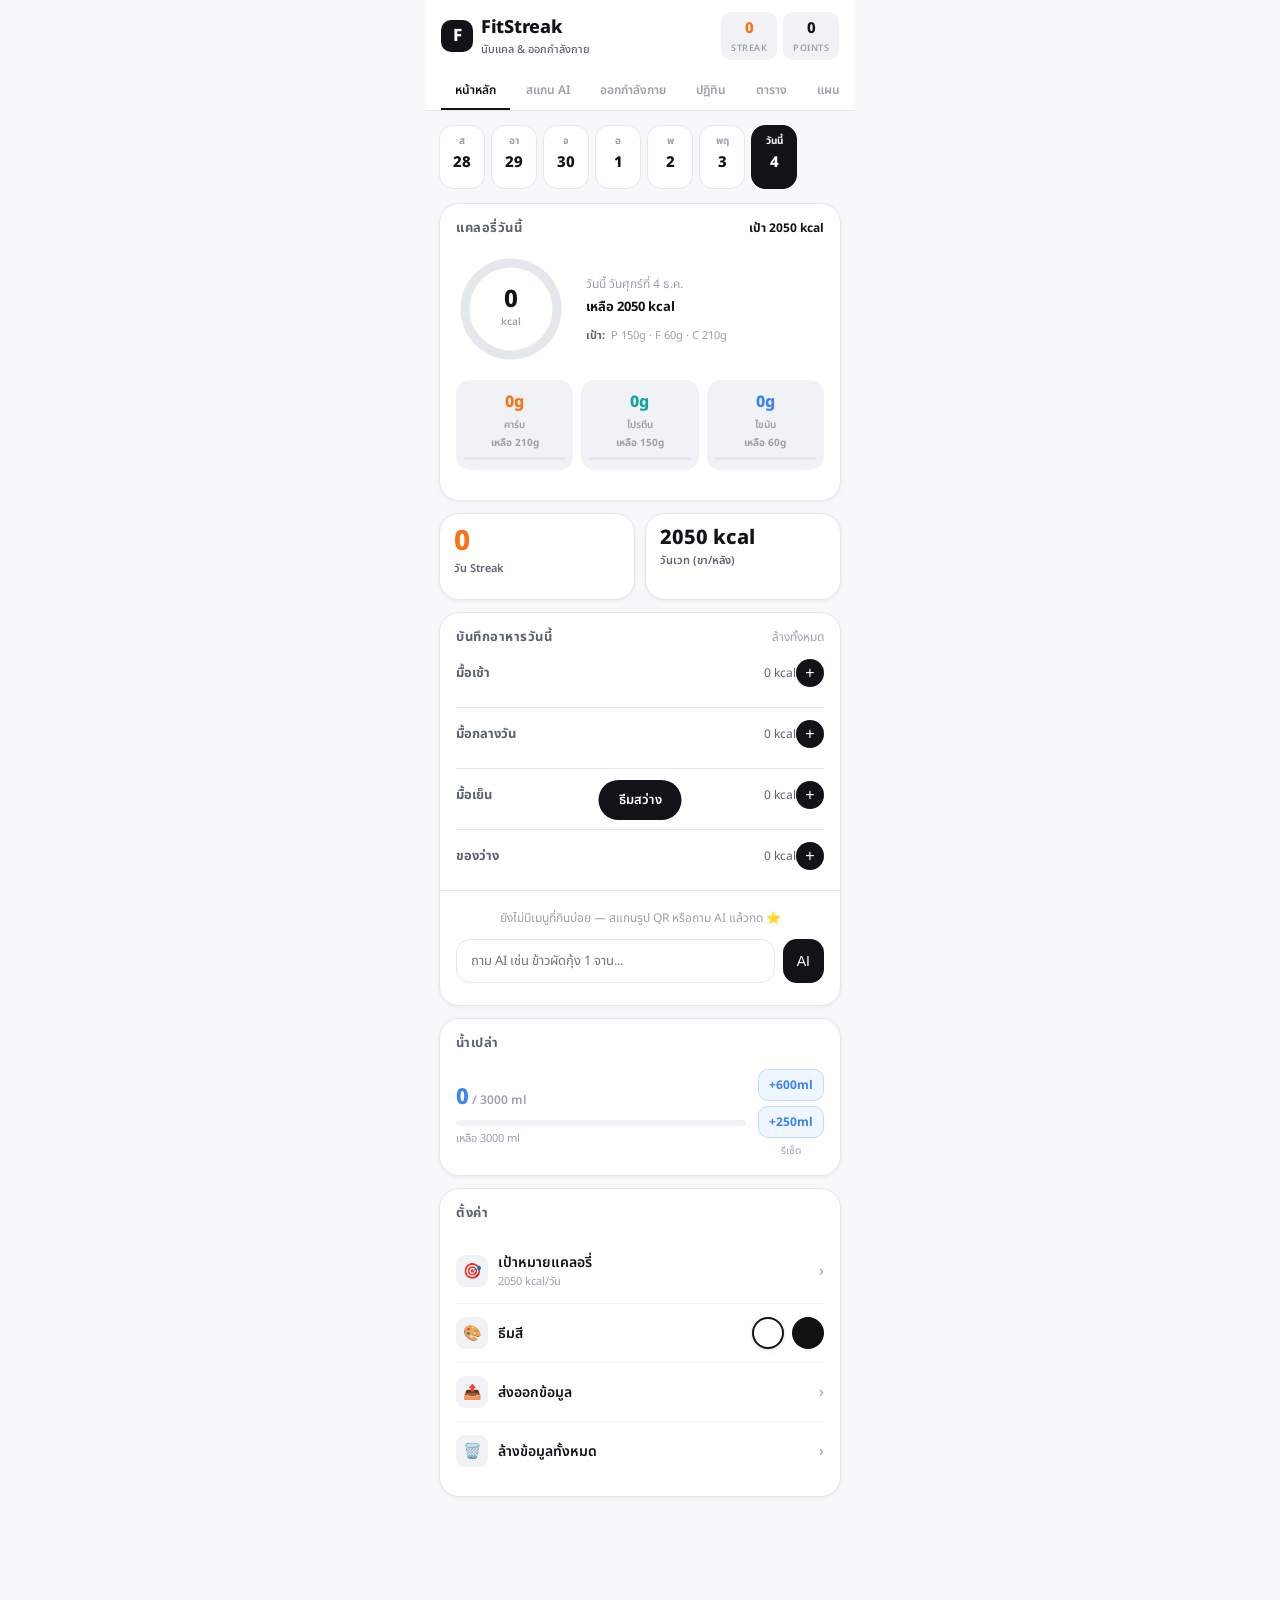
<file: index.html>
<!DOCTYPE html>
<html lang="th">
<head>
<meta charset="UTF-8">
<meta name="viewport" content="width=device-width, initial-scale=1.0, maximum-scale=1.0, user-scalable=no">
<title>FitStreak — นับแคล + ออกกำลังกาย</title>
<link href="https://fonts.googleapis.com/css2?family=Noto+Sans+Thai:wght@300;400;500;600;700;800&family=Sarabun:wght@300;400;500;600;700&display=swap" rel="stylesheet">
<link rel="stylesheet" href="css/app.css">
</head>
<body>

<!-- CELEBRATION -->
<div class="celebration" id="celebration">
  <div class="celeb-em" id="celebEm"></div>
  <div class="celeb-ttl">เยี่ยมมาก!</div>
  <div class="celeb-pts" id="celebPts"></div>
  <div class="celeb-str" id="celebStr"></div>
</div>

<!-- TIMER OVERLAY -->
<div class="t-overlay" id="timerOverlay">
  <div class="t-card">
    <div class="t-badge" id="tBadge">พักระหว่างเซต</div>
    <div class="t-ring">
      <svg viewBox="0 0 200 200" width="200" height="200">
        <circle class="tr-bg" cx="100" cy="100" r="88"/>
        <circle class="tr-fg" id="tCircle" cx="100" cy="100" r="88" stroke-dasharray="553" stroke-dashoffset="0"/>
      </svg>
      <div class="t-inner">
        <div class="t-label">เวลาพัก</div>
        <div class="t-big" id="tBig">1:00</div>
      </div>
    </div>
    <div class="t-sub" id="tSub"></div>
    <div class="t-actions">
      <button class="t-stop" onclick="stopTimer()">หยุด</button>
      <button class="t-skip" onclick="skipTimer()">ข้ามได้เลย</button>
    </div>
  </div>
</div>

<!-- PHOTO MODAL -->
<div class="modal-overlay" id="photoModal">
  <div class="modal-sheet">
    <div class="modal-handle"></div>
    <div class="modal-title">สแกนรูปอาหาร</div>
    <div class="upload-area" onclick="document.getElementById('fileInput').click()">
      <div style="font-size:36px">🍽️</div>
      <div class="ua-title">แตะเพื่อเลือกรูป</div>
      <div class="ua-sub">รองรับ JPG, PNG, WEBP</div>
    </div>
    <input type="file" id="fileInput" accept="image/*" style="display:none" onchange="handlePhotoUpload(this)">
    <img id="previewImg" class="preview-img">
    <div id="scanLoading" style="display:none"><div class="spinner"></div><div class="loading-txt">AI กำลังวิเคราะห์...</div></div>
    <div class="ai-result" id="photoAiResult">
      <div class="ai-badge">AI วิเคราะห์</div>
      <div class="ai-food-name" id="photoFoodName"></div>
      <div id="photoNutrition"></div>
    </div>
    <button class="btn btn-primary btn-block" id="analyzePhotoBtn" style="display:none;margin-top:10px" onclick="analyzePhoto()">วิเคราะห์โภชนาการ</button>
    <div id="photoActionBtns" style="display:none;margin-top:8px;display:none">
      <button class="btn btn-teal btn-block" style="margin-bottom:6px" onclick="addPhotoToLog()">+ เพิ่มในบันทึกวันนี้</button>
      <button class="btn btn-outline btn-block" onclick="addPhotoToFav()">⭐ เพิ่มในเมนูที่กินบ่อย</button>
    </div>
    <button class="modal-cancel" onclick="closeModal('photoModal')">ยกเลิก</button>
  </div>
</div>

<!-- QR MODAL -->
<div class="modal-overlay" id="qrModal">
  <div class="modal-sheet">
    <div class="modal-handle"></div>
    <div class="modal-title">สแกน QR / Barcode</div>
    <div class="qr-area">
      <div class="qr-frame">
        <div class="qr-corner tl"></div><div class="qr-corner tr"></div>
        <div class="qr-corner bl"></div><div class="qr-corner br"></div>
        <div class="qr-line"></div>
      </div>
    </div>
    <div style="display:flex;gap:8px;margin-bottom:12px">
      <div class="upload-area" style="flex:1;padding:12px" onclick="document.getElementById('qrInput').click()">
        <div style="font-size:22px">📷</div><div style="font-size:12px;font-weight:700;margin-top:4px">อัปโหลดรูป</div>
      </div>
      <div class="upload-area" style="flex:1;padding:12px" onclick="simulateQR()">
        <div style="font-size:22px">🎯</div><div style="font-size:12px;font-weight:700;margin-top:4px">ทดสอบสแกน</div>
      </div>
    </div>
    <input type="file" id="qrInput" accept="image/*" style="display:none" onchange="handleQRUpload(this)">
    <div id="qrLoading" style="display:none"><div class="spinner"></div><div class="loading-txt">กำลังอ่าน...</div></div>
    <div class="ai-result" id="qrAiResult">
      <div class="ai-badge">สินค้า</div>
      <div class="ai-food-name" id="qrProductName"></div>
      <div id="qrNutrition"></div>
    </div>
    <div id="qrActionBtns" style="display:none;margin-top:10px">
      <button class="btn btn-teal btn-block" style="margin-bottom:6px" onclick="addQRToLog()">+ เพิ่มในบันทึกวันนี้</button>
      <button class="btn btn-outline btn-block" onclick="addQRToFav()">⭐ เพิ่มในเมนูที่กินบ่อย</button>
    </div>
    <button class="modal-cancel" onclick="closeModal('qrModal')">ยกเลิก</button>
  </div>
</div>

<!-- ADD FOOD MODAL -->
<div class="modal-overlay" id="addFoodModal">
  <div class="modal-sheet">
    <div class="modal-handle"></div>
    <div class="modal-title" id="addFoodTitle">เพิ่มอาหาร</div>
    <div class="search-row">
      <input class="search-input" type="text" id="addFoodQ" placeholder="ค้นหาอาหาร..." oninput="renderAddFoodResults(this.value)">
    </div>
    <div id="addFoodResults"></div>
    <button class="modal-cancel" onclick="closeModal('addFoodModal')">ยกเลิก</button>
  </div>
</div>

<div class="app" id="app">
  <!-- HEADER -->
  <div class="header">
    <div class="header-row">
      <div class="brand">
        <div class="brand-dot">F</div>
        <div>
          <div class="brand-name">FitStreak</div>
          <div class="brand-sub">นับแคล & ออกกำลังกาย</div>
        </div>
      </div>
      <div class="header-stats">
        <div class="hstat">
          <div class="hstat-val" id="hStreak" style="color:var(--orange)">0</div>
          <div class="hstat-lbl">STREAK</div>
        </div>
        <div class="hstat">
          <div class="hstat-val" id="hPoints">0</div>
          <div class="hstat-lbl">POINTS</div>
        </div>
      </div>
    </div>
    <div class="tab-nav">
      <button class="tab-btn active" onclick="switchTab('home',this)">หน้าหลัก</button>
      <button class="tab-btn" onclick="switchTab('scan',this)">สแกน AI</button>
      <button class="tab-btn" onclick="switchTab('workout',this)">ออกกำลังกาย</button>
      <button class="tab-btn" onclick="switchTab('calendar',this)">ปฏิทิน</button>
      <button class="tab-btn" onclick="switchTab('schedule',this)">ตาราง</button>
      <button class="tab-btn" onclick="switchTab('planner',this)">แผนมื้อ</button>
      <button class="tab-btn" onclick="switchTab('coach',this)">AI Coach</button>
      <button class="tab-btn" onclick="switchTab('stats',this)">สถิติ</button>
    </div>
  </div>

  <!-- HOME PAGE -->
  <div class="page active" id="page-home">
    <div class="date-strip" id="dateStrip"></div>

    <!-- ── แคลอรี่วันนี้ ── -->
    <div class="card">
      <div class="card-header">
        <span class="card-title">แคลอรี่วันนี้</span>
        <span class="card-action" id="goalDisplay" onclick="editCalGoal()" style="cursor:pointer">เป้า — kcal</span>
      </div>
      <div class="ring-wrap">
        <div class="ring-svg-wrap">
          <svg viewBox="0 0 110 110" width="110" height="110">
            <circle cx="55" cy="55" r="46" fill="none" stroke="var(--border)" stroke-width="9"/>
            <circle id="ringFg" cx="55" cy="55" r="46" fill="none" stroke="var(--accent)" stroke-width="9" stroke-linecap="round" stroke-dasharray="289" stroke-dashoffset="289" style="transition:stroke-dashoffset .8s"/>
          </svg>
          <div class="ring-center">
            <div class="ring-kcal" id="ringKcal">0</div>
            <div class="ring-unit">kcal</div>
          </div>
        </div>
        <div class="ring-info">
          <div style="font-size:12px;color:var(--text-3);margin-bottom:4px" id="todayDate"></div>
          <div class="ring-remain" id="ringRemain" style="color:var(--accent)">—</div>
          <div style="display:flex;gap:6px;margin-top:10px;flex-wrap:wrap">
            <div style="font-size:11px;font-weight:700;color:var(--text-2)">เป้า:</div>
            <div id="goalNutrLabel" style="font-size:11px;color:var(--text-3)">—</div>
          </div>
        </div>
      </div>
      <!-- Macro pills — แสดงที่กิน + เหลือ/ขาด -->
      <div class="macro-row" style="padding:0 16px 16px">
        <div class="macro-pill">
          <div class="macro-val" id="mCarb" style="color:var(--orange)">0g</div>
          <div class="macro-lbl">คาร์บ</div>
          <div class="macro-rem" id="mCarbRem" style="color:var(--text-3)">เหลือ —</div>
          <div class="macro-bar"><div class="macro-fill" id="carbBar" style="width:0%;background:var(--orange)"></div></div>
        </div>
        <div class="macro-pill">
          <div class="macro-val" id="mProt" style="color:var(--teal)">0g</div>
          <div class="macro-lbl">โปรตีน</div>
          <div class="macro-rem" id="mProtRem" style="color:var(--text-3)">เหลือ —</div>
          <div class="macro-bar"><div class="macro-fill" id="protBar" style="width:0%;background:var(--teal)"></div></div>
        </div>
        <div class="macro-pill">
          <div class="macro-val" id="mFat" style="color:var(--blue)">0g</div>
          <div class="macro-lbl">ไขมัน</div>
          <div class="macro-rem" id="mFatRem" style="color:var(--text-3)">เหลือ —</div>
          <div class="macro-bar"><div class="macro-fill" id="fatBar" style="width:0%;background:var(--blue)"></div></div>
        </div>
      </div>
    </div>

    <!-- ── Streak ── -->
    <div class="stats-2">
      <div class="stat-card" id="streakCard"></div>
      <div class="stat-card">
        <div class="stat-num" style="font-size:20px;color:var(--accent)" id="goalTodayNum">—</div>
        <div class="stat-lbl" id="goalTodayLbl">เป้าวันนี้</div>
      </div>
    </div>

    <!-- ── บันทึกอาหารวันนี้ (single source of truth) ── -->
    <div class="card">
      <div class="card-header">
        <span class="card-title">บันทึกอาหารวันนี้</span>
        <button style="font-size:12px;color:var(--text-3);background:none;border:none;cursor:pointer;font-family:inherit" onclick="clearFoodLog()">ล้างทั้งหมด</button>
      </div>

      <!-- มื้อเช้า -->
      <div class="meal-section">
        <div class="meal-head">
          <span class="meal-label">มื้อเช้า</span>
          <span class="meal-kcal" id="bfKcal">0 kcal</span>
          <button class="meal-add" onclick="openAddFoodMeal('breakfast')">+</button>
        </div>
        <div id="bfItems"></div>
      </div>
      <!-- มื้อกลางวัน -->
      <div class="meal-section">
        <div class="meal-head" style="border-top:1px solid var(--border)">
          <span class="meal-label">มื้อกลางวัน</span>
          <span class="meal-kcal" id="luKcal">0 kcal</span>
          <button class="meal-add" onclick="openAddFoodMeal('lunch')">+</button>
        </div>
        <div id="luItems"></div>
      </div>
      <!-- มื้อเย็น -->
      <div class="meal-section">
        <div class="meal-head" style="border-top:1px solid var(--border)">
          <span class="meal-label">มื้อเย็น</span>
          <span class="meal-kcal" id="diKcal">0 kcal</span>
          <button class="meal-add" onclick="openAddFoodMeal('dinner')">+</button>
        </div>
        <div id="diItems"></div>
      </div>
      <!-- ของว่าง -->
      <div class="meal-section">
        <div class="meal-head" style="border-top:1px solid var(--border)">
          <span class="meal-label">ของว่าง</span>
          <span class="meal-kcal" id="snKcal">0 kcal</span>
          <button class="meal-add" onclick="openAddFoodMeal('snack')">+</button>
        </div>
        <div id="snItems"></div>
      </div>

      <!-- เมนูที่กินบ่อย + ถาม AI -->
      <div style="padding:10px 16px 14px;border-top:1px solid var(--border)">
        <div id="favMealsSection" style="margin-bottom:10px"></div>
        <div class="search-row" style="margin:0">
          <input class="search-input" type="text" id="nutrInput" placeholder="ถาม AI เช่น ข้าวผัดกุ้ง 1 จาน..." onkeydown="if(event.key==='Enter')askNutrition()">
          <button class="search-btn" id="nutrAskBtn" onclick="askNutrition()">AI</button>
        </div>
        <div id="nutrResult" style="margin-top:8px"></div>
      </div>
    </div>

    <!-- ── น้ำเปล่า ── -->
    <div class="card">
      <div class="card-header"><span class="card-title">น้ำเปล่า</span></div>
      <div class="card-body">
        <div class="water-row">
          <div class="water-info">
            <div id="homeWaterNum" style="font-size:22px;font-weight:800;color:var(--blue)">0 <span style="font-size:12px;color:var(--text-3);font-weight:600">/ 3000 ml</span></div>
            <div class="water-bar-wrap" style="margin-top:6px"><div class="water-bar-fill" id="homeWaterBar" style="width:0%"></div></div>
            <div id="homeWaterSub" style="font-size:11px;color:var(--text-3);margin-top:4px">เหลือ 3000 ml</div>
          </div>
          <div class="water-btns">
            <button class="water-btn" onclick="addWater(600)">+600ml</button>
            <button class="water-btn" onclick="addWater(250)">+250ml</button>
            <button class="water-reset" onclick="resetWater()">รีเซ็ต</button>
          </div>
        </div>
      </div>
    </div>

    <!-- ── ตั้งค่า ── -->
    <div class="card">
      <div class="card-header"><span class="card-title">ตั้งค่า</span></div>
      <div class="card-body">
        <div class="setting-row" onclick="editCalGoal()">
          <div class="sr-left"><div class="sr-icon" style="font-size:15px">🎯</div><div><div class="sr-text">เป้าหมายแคลอรี่</div><div style="font-size:11px;color:var(--text-3)" id="goalSub">— kcal/วัน</div></div></div>
          <span class="sr-right">›</span>
        </div>
        <div class="setting-row">
          <div class="sr-left"><div class="sr-icon" style="font-size:15px">🎨</div><div class="sr-text">ธีมสี</div></div>
          <div style="display:flex;gap:8px;align-items:center">
            <button id="themeLightBtn" onclick="setTheme('light')"
              style="width:32px;height:32px;border-radius:50%;background:#fff;border:2.5px solid var(--text);cursor:pointer;transition:all .15s;box-shadow:0 1px 4px rgba(0,0,0,.15)"></button>
            <button id="themeDarkBtn" onclick="setTheme('dark')"
              style="width:32px;height:32px;border-radius:50%;background:#111;border:2.5px solid transparent;cursor:pointer;transition:all .15s"></button>
          </div>
        </div>
        <div class="setting-row" onclick="exportData()">
          <div class="sr-left"><div class="sr-icon" style="font-size:15px">📤</div><div class="sr-text">ส่งออกข้อมูล</div></div>
          <span class="sr-right">›</span>
        </div>
        <div class="setting-row" onclick="clearAllData()">
          <div class="sr-left"><div class="sr-icon" style="font-size:15px">🗑️</div><div class="sr-text">ล้างข้อมูลทั้งหมด</div></div>
          <span class="sr-right">›</span>
        </div>
      </div>
    </div>
  </div>

  <!-- SCAN PAGE -->
  <div class="page" id="page-scan">
    <div class="apikey-card" id="scanApiCard"></div>
    <div class="scan-grid">
      <div class="scan-card" onclick="openPhotoModal()">
        <div class="sc-icon">📸</div>
        <div class="sc-label">ถ่ายรูปอาหาร</div>
        <div class="sc-sub">AI วิเคราะห์โภชนาการ</div>
      </div>
      <div class="scan-card" onclick="openQRModal()">
        <div class="sc-icon">📦</div>
        <div class="sc-label">QR / Barcode</div>
        <div class="sc-sub">สินค้าบรรจุภัณฑ์</div>
      </div>
      <div class="scan-card" onclick="document.getElementById('textCard').style.display='block';document.getElementById('textFoodInput').focus()">
        <div class="sc-icon">✍️</div>
        <div class="sc-label">พิมพ์ชื่ออาหาร</div>
        <div class="sc-sub">ค้นหาด้วย AI</div>
      </div>
      <div class="scan-card" onclick="openMealPlanAI()">
        <div class="sc-icon">🤖</div>
        <div class="sc-label">แผนมื้อ AI</div>
        <div class="sc-sub">สร้างแผนให้คุณ</div>
      </div>
    </div>
    <div class="card" id="textCard" style="display:none">
      <div class="card-header"><span class="card-title">วิเคราะห์ด้วย AI</span></div>
      <div class="card-body">
        <div class="search-row" style="margin:0">
          <input class="search-input" type="text" id="textFoodInput" placeholder="เช่น ข้าวผัดกุ้ง 1 จาน...">
          <button class="search-btn" onclick="analyzeTextFood()">วิเคราะห์</button>
        </div>
      </div>
    </div>
    <div class="ai-result" id="scanAiResult">
      <div class="ai-badge">AI วิเคราะห์</div>
      <div class="ai-food-name" id="scanFoodName"></div>
      <div id="scanNutrition"></div>
      <div style="display:flex;flex-direction:column;gap:6px;margin-top:10px">
        <button class="btn btn-teal btn-block" style="padding:11px;font-size:13px" onclick="addScanAIToLog()">+ เพิ่มในบันทึกวันนี้</button>
        <button class="btn btn-outline btn-block" style="padding:11px;font-size:13px" onclick="addScanAIToFav()">⭐ เพิ่มในเมนูที่กินบ่อย</button>
      </div>
    </div>
    <div class="sec-label">เมนูล่าสุด</div>
    <div id="recentScans"><div style="text-align:center;padding:16px;color:var(--text-3);font-size:13px">ยังไม่มีประวัติ — ลองสแกนหรือถามดูก่อนเลย</div></div>
  </div>

  <!-- WORKOUT PAGE -->
  <div class="page" id="page-workout"></div>

  <!-- CALENDAR PAGE -->
  <div class="page" id="page-calendar">
    <div class="cal-month" id="calMonth"></div>
    <div class="cal-grid" id="calGrid"></div>
    <div class="sec-label">รางวัลที่ได้รับ</div>
    <div class="sticker-row" id="stickerRow"></div>
  </div>

  <!-- SCHEDULE PAGE -->
  <div class="page" id="page-schedule"></div>

  <!-- NUTRITION PAGE — merged into home -->

  <!-- PLANNER PAGE -->
  <div class="page" id="page-planner"></div>

  <!-- AI COACH PAGE -->
  <div class="page" id="page-coach"></div>

  <!-- STATS PAGE -->
  <div class="page" id="page-stats">
    <div class="pill-toggle">
      <div class="pt-opt active" onclick="setStatPeriod(this,'week')">สัปดาห์</div>
      <div class="pt-opt" onclick="setStatPeriod(this,'month')">เดือน</div>
      <div class="pt-opt" onclick="setStatPeriod(this,'3month')">3 เดือน</div>
    </div>
    <div class="stats-2" id="statsGrid"></div>
    <div class="card">
      <div class="card-header"><span class="card-title">น้ำหนัก (kg)</span></div>
      <div class="card-body" style="padding-top:8px">
        <svg class="chart-svg" viewBox="0 0 300 90" preserveAspectRatio="none">
          <defs><linearGradient id="cg" x1="0" y1="0" x2="0" y2="1"><stop offset="0%" stop-color="var(--accent)" stop-opacity=".25"/><stop offset="100%" stop-color="var(--accent)" stop-opacity="0"/></linearGradient></defs>
          <path d="M0,70 C40,65 80,55 120,50 C160,45 200,42 240,38 L300,35 L300,90 L0,90 Z" fill="url(#cg)"/>
          <path d="M0,70 C40,65 80,55 120,50 C160,45 200,42 240,38 L300,35" fill="none" stroke="var(--accent)" stroke-width="2.5" stroke-linecap="round"/>
          <circle cx="300" cy="35" r="4" fill="var(--accent)" stroke="#fff" stroke-width="2"/>
          <text x="294" y="28" text-anchor="end" font-size="11" fill="var(--accent)" font-weight="700">62.5</text>
        </svg>
      </div>
    </div>
    <div class="card">
      <div class="card-header"><span class="card-title">แคลอรี่ 7 วัน</span></div>
      <div class="card-body"><div id="calBarChart" style="display:flex;align-items:flex-end;gap:5px;height:70px"></div></div>
    </div>
    <div class="card">
      <div class="card-header"><span class="card-title">บันทึกน้ำหนัก</span></div>
      <div class="card-body">
        <div class="input-row">
          <input class="weight-num-input" type="number" id="weightInput" value="62.5" step="0.1" min="20" max="300">
          <span style="display:flex;align-items:center;padding:0 10px;font-weight:700;color:var(--text-2)">kg</span>
          <button class="btn btn-primary" style="padding:10px 16px;font-size:13px" onclick="saveWeight()">บันทึก</button>
        </div>
      </div>
    </div>
    <div class="sec-label">ประวัติล่าสุด</div>
    <div id="historyList"></div>
  </div>


</div>

<div class="toast" id="toast"></div>

<!-- NutritionDB: โหลด JSON files และ merge กับ inline _LOCAL_DB -->
<script src="src/nutrition-db.js"></script>

<script src="src/app.js"></script>

</body>
</html>
</file>
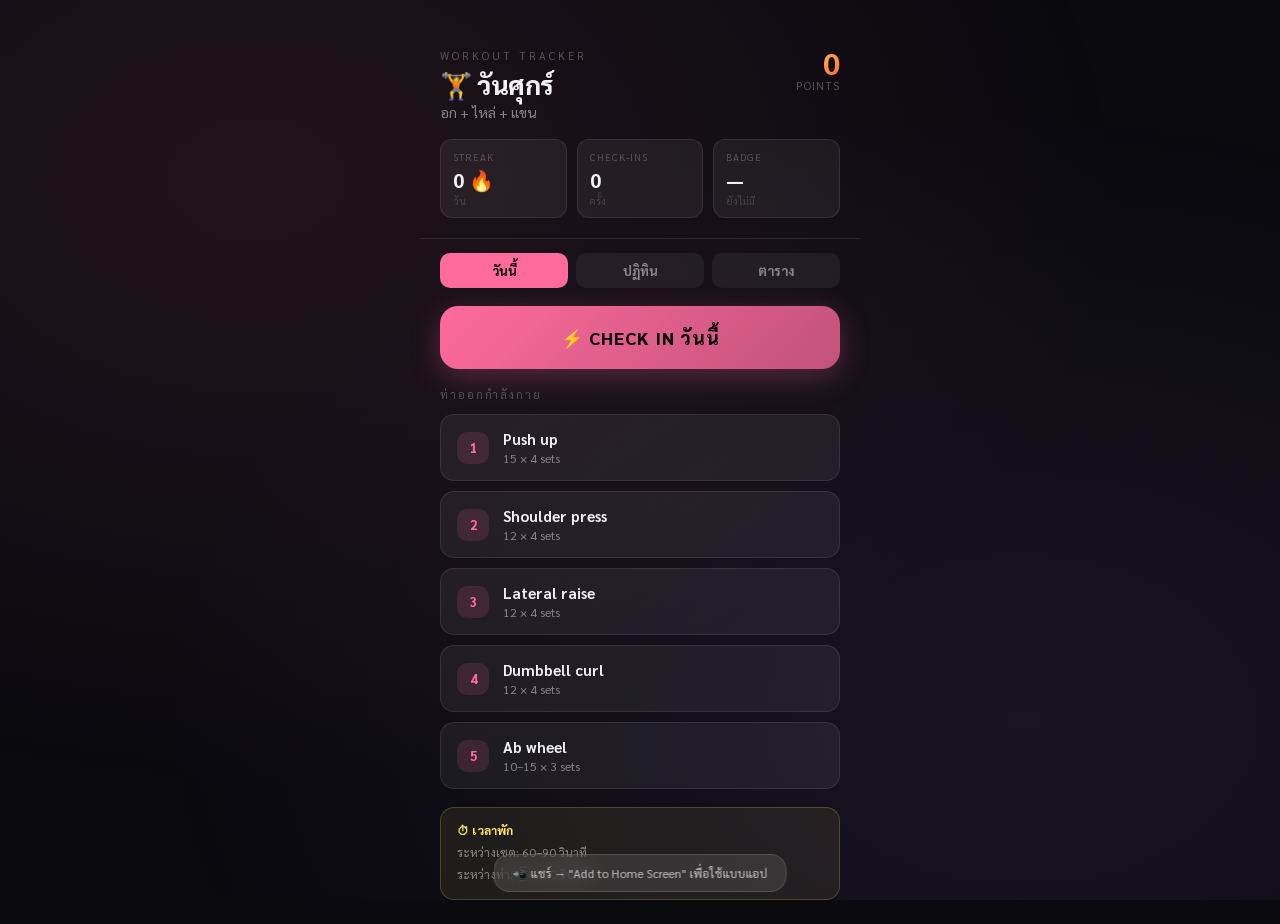
<file: workout.html>
<!DOCTYPE html>
<html lang="th">
<head>
<meta charset="UTF-8">
<meta name="viewport" content="width=device-width, initial-scale=1.0, maximum-scale=1.0, user-scalable=no">
<meta name="apple-mobile-web-app-capable" content="yes">
<meta name="apple-mobile-web-app-status-bar-style" content="black-translucent">
<meta name="apple-mobile-web-app-title" content="Workout">
<title>💪 Workout Tracker</title>
<link rel="preconnect" href="https://fonts.googleapis.com">
<link href="https://fonts.googleapis.com/css2?family=Sarabun:wght@400;600;700;800;900&display=swap" rel="stylesheet">
<style>
  *, *::before, *::after { box-sizing: border-box; margin: 0; padding: 0; }
  :root {
    --bg: #0A0A0F;
    --surface: rgba(255,255,255,0.06);
    --surface2: rgba(255,255,255,0.09);
    --border: rgba(255,255,255,0.09);
    --text: #F0F0F5;
    --muted: #888;
    --dim: #555;
    --accent: #FF6B35;
  }
  html, body {
    background: var(--bg);
    color: var(--text);
    font-family: 'Sarabun', -apple-system, sans-serif;
    min-height: 100vh;
    overflow-x: hidden;
    -webkit-tap-highlight-color: transparent;
    -webkit-font-smoothing: antialiased;
  }
  body { padding-bottom: env(safe-area-inset-bottom, 20px); }

  #bg-glow {
    position: fixed; inset: 0; pointer-events: none; z-index: 0;
    transition: background 0.6s ease;
  }

  .app { position: relative; z-index: 1; max-width: 440px; margin: 0 auto; }

  /* HEADER */
  .header {
    padding: 48px 20px 20px;
    border-bottom: 1px solid var(--border);
  }
  .header-top { display: flex; justify-content: space-between; align-items: flex-start; }
  .header-label { font-size: 11px; color: #555; letter-spacing: 3px; text-transform: uppercase; margin-bottom: 4px; }
  .header-day { font-size: 26px; font-weight: 900; letter-spacing: -0.5px; }
  .header-theme { font-size: 14px; color: var(--muted); margin-top: 2px; }
  .points-box { text-align: right; }
  .points-num {
    font-size: 30px; font-weight: 900; line-height: 1;
    background: linear-gradient(135deg, #FFE66D, #FF6B35);
    -webkit-background-clip: text; -webkit-text-fill-color: transparent;
  }
  .points-label { font-size: 11px; color: #555; letter-spacing: 1px; }

  /* STATS */
  .stats { display: flex; gap: 10px; margin-top: 18px; }
  .stat-card {
    flex: 1; background: var(--surface); border-radius: 12px;
    padding: 10px 12px; border: 1px solid var(--border);
  }
  .stat-label { font-size: 10px; color: #555; letter-spacing: 1px; text-transform: uppercase; margin-bottom: 4px; }
  .stat-value { font-size: 20px; font-weight: 800; }
  .stat-sub { font-size: 10px; color: #444; margin-top: 1px; }

  /* TABS */
  .tabs { display: flex; padding: 14px 20px 0; gap: 8px; }
  .tab {
    flex: 1; padding: 9px 0; border-radius: 10px; border: none;
    font-size: 13px; font-weight: 700; cursor: pointer;
    font-family: inherit; transition: all 0.2s; outline: none;
    background: rgba(255,255,255,0.06); color: var(--muted);
  }
  .tab.active { color: #0A0A0F; }

  /* TODAY */
  .today-content { padding: 18px 20px 0; }
  .checkin-btn {
    width: 100%; padding: 20px; border-radius: 18px; border: none;
    font-size: 18px; font-weight: 800; letter-spacing: 1px;
    cursor: pointer; font-family: inherit; transition: all 0.3s;
    margin-bottom: 18px; outline: none;
  }
  .checkin-btn:active { transform: scale(0.97); }
  .section-label { font-size: 11px; color: #555; letter-spacing: 2px; text-transform: uppercase; margin-bottom: 12px; }
  .exercise-list { display: flex; flex-direction: column; gap: 10px; }
  .exercise-card {
    display: flex; align-items: center; gap: 14;
    background: var(--surface); border-radius: 14px;
    padding: 14px 16px; border: 1px solid var(--border);
    gap: 14px;
  }
  .ex-num {
    width: 32px; height: 32px; border-radius: 10px; flex-shrink: 0;
    display: flex; align-items: center; justify-content: center;
    font-weight: 800; font-size: 13px;
  }
  .ex-name { font-weight: 700; font-size: 15px; }
  .ex-detail { font-size: 12px; color: var(--muted); margin-top: 2px; }
  .rest-box {
    margin-top: 18px; padding: 14px 16px; border-radius: 14px;
    background: rgba(255,230,109,0.07); border: 1px solid rgba(255,230,109,0.2);
    margin-bottom: 24px;
  }
  .rest-title { font-size: 12px; color: #FFE66D; font-weight: 700; margin-bottom: 4px; }
  .rest-text { font-size: 12px; color: var(--muted); line-height: 1.8; }

  /* CALENDAR */
  .calendar-content { padding: 20px; }
  .cal-month { font-size: 14px; font-weight: 700; text-align: center; color: var(--muted); margin-bottom: 16px; }
  .cal-grid { display: grid; grid-template-columns: repeat(7, 1fr); gap: 4px; }
  .cal-header { text-align: center; font-size: 11px; color: #444; font-weight: 600; padding: 4px 0; }
  .cal-day {
    aspect-ratio: 1; border-radius: 10px;
    display: flex; flex-direction: column;
    align-items: center; justify-content: center;
    font-size: 11px; border: 1px solid var(--border);
    background: var(--surface); color: #444;
    transition: all 0.2s;
  }
  .cal-day.today { font-weight: 800; border-width: 2px; }
  .cal-day.checked { color: #fff; }
  .cal-day .sticker { font-size: 9px; line-height: 1; }
  .cal-legend { display: flex; gap: 16px; justify-content: center; margin-top: 16px; }
  .legend-item { display: flex; align-items: center; gap: 6px; font-size: 12px; color: var(--muted); }
  .legend-dot { width: 14px; height: 14px; border-radius: 4px; border: 1px solid rgba(255,255,255,0.1); }

  /* SCHEDULE */
  .schedule-content { padding: 20px; display: flex; flex-direction: column; gap: 12px; }
  .sched-card { border-radius: 16px; overflow: hidden; border: 1px solid var(--border); background: rgba(255,255,255,0.03); }
  .sched-card.today-card { }
  .sched-header {
    padding: 12px 16px; display: flex; align-items: center; gap: 10px;
    border-bottom: 1px solid var(--border);
  }
  .sched-emoji { font-size: 20px; }
  .sched-day { font-weight: 800; font-size: 14px; }
  .sched-theme { font-size: 12px; color: var(--muted); }
  .today-badge {
    margin-left: auto; font-size: 10px; font-weight: 700;
    padding: 3px 8px; border-radius: 20px; letter-spacing: 1px; color: #0A0A0F;
  }
  .sched-exercises { padding: 8px 16px 12px; }
  .sched-ex {
    display: flex; gap: 8px; align-items: baseline;
    padding: 5px 0; border-bottom: 1px solid rgba(255,255,255,0.04);
    font-size: 13px;
  }
  .sched-ex:last-child { border-bottom: none; }
  .sched-ex-num { font-weight: 700; min-width: 18px; font-size: 11px; }
  .sched-ex-name { font-weight: 600; }
  .sched-ex-detail { margin-left: auto; font-size: 11px; color: #444; }

  /* CONFETTI */
  .confetti-piece {
    position: fixed; top: -20px; border-radius: 2px;
    z-index: 1000; pointer-events: none;
    animation: fall 2.5s ease-in forwards;
  }

  /* CELEBRATION */
  #celebration {
    position: fixed; inset: 0; z-index: 999;
    display: flex; align-items: center; justify-content: center;
    background: rgba(0,0,0,0.75); backdrop-filter: blur(10px);
    -webkit-backdrop-filter: blur(10px);
    opacity: 0; pointer-events: none; transition: opacity 0.3s;
  }
  #celebration.show { opacity: 1; pointer-events: all; }
  .celebration-inner { text-align: center; }
  .celebration-sticker { font-size: 90px; line-height: 1; margin-bottom: 16px; display: block; animation: popIn 0.5s cubic-bezier(0.34,1.56,0.64,1); }
  .celebration-title { font-size: 28px; font-weight: 900; letter-spacing: 2px; }
  .celebration-pts { font-size: 16px; color: var(--muted); margin-top: 8px; }

  @keyframes fall {
    0%   { transform: translateY(-20px) rotate(0deg); opacity: 1; }
    100% { transform: translateY(110vh) rotate(720deg); opacity: 0; }
  }
  @keyframes popIn {
    0%   { transform: scale(0.2); opacity: 0; }
    100% { transform: scale(1); opacity: 1; }
  }
  @keyframes fadeIn { from { opacity:0; } to { opacity:1; } }

  /* Install hint */
  #install-hint {
    position: fixed; bottom: calc(env(safe-area-inset-bottom,16px) + 8px); left: 50%;
    transform: translateX(-50%);
    background: rgba(255,255,255,0.1); backdrop-filter: blur(12px);
    -webkit-backdrop-filter: blur(12px);
    border: 1px solid rgba(255,255,255,0.15);
    border-radius: 16px; padding: 10px 18px;
    font-size: 12px; color: rgba(255,255,255,0.7); text-align: center;
    white-space: nowrap; z-index: 100; cursor: pointer;
    animation: fadeIn 1s 2s both;
  }
</style>
</head>
<body>

<div id="bg-glow"></div>
<div class="app" id="app"></div>
<div id="celebration">
  <div class="celebration-inner">
    <span class="celebration-sticker" id="cel-sticker">🏅</span>
    <div class="celebration-title" id="cel-title">เช็คอินสำเร็จ!</div>
    <div class="celebration-pts">+10 แต้ม 🎯</div>
  </div>
</div>
<div id="install-hint" onclick="this.remove()">
  📲 แชร์ → "Add to Home Screen" เพื่อใช้แบบแอป
</div>

<script>
const SCHEDULE = {
  1: { label:"จันทร์", theme:"อก + แขน + ท้อง", emoji:"💪", color:"#FF6B35",
    exercises:[
      {name:"Push up", detail:"15 × 4 sets", rest:"พัก 60–90 วิ"},
      {name:"Dumbbell curl", detail:"12 × 4 sets"},
      {name:"Lateral raise", detail:"12 × 4 sets"},
      {name:"Leg raise", detail:"15 × 4 sets (ท้องล่าง)"},
      {name:"Ab wheel", detail:"10–15 × 4 sets"},
    ]},
  2: { label:"อังคาร", theme:"ขา + หลัง + core", emoji:"🦵", color:"#4ECDC4",
    exercises:[
      {name:"Squat", detail:"20 × 4 sets"},
      {name:"Dumbbell row", detail:"12 × 4 sets"},
      {name:"Shoulder press", detail:"12 × 4 sets"},
      {name:"Reverse crunch", detail:"15 × 4 sets"},
      {name:"Side plank", detail:"30–45 วิ × 3 / ข้าง"},
    ]},
  3: { label:"พุธ", theme:"วันท้อง (เน้นท้องล่าง + ข้าง)", emoji:"🔥", color:"#FFE66D",
    exercises:[
      {name:"Ab wheel", detail:"12 × 4 sets"},
      {name:"Leg raise", detail:"15 × 4 sets"},
      {name:"Oblique crunch", detail:"15 × 3 / ข้าง"},
      {name:"Russian twist", detail:"20 × 3 sets"},
      {name:"Plank", detail:"45 วิ × 3 sets"},
    ]},
  4: { label:"พฤหัส", theme:"พัก / คาร์ดิโอเบา", emoji:"🚶", color:"#A8DADC", rest:true,
    exercises:[
      {name:"เดินเร็ว", detail:"20 นาที"},
      {name:"วิ่งอยู่กับที่", detail:"5–10 นาที"},
    ]},
  5: { label:"ศุกร์", theme:"อก + ไหล่ + แขน", emoji:"🏋️", color:"#FF6B9D",
    exercises:[
      {name:"Push up", detail:"15 × 4 sets"},
      {name:"Shoulder press", detail:"12 × 4 sets"},
      {name:"Lateral raise", detail:"12 × 4 sets"},
      {name:"Dumbbell curl", detail:"12 × 4 sets"},
      {name:"Ab wheel", detail:"10–15 × 3 sets"},
    ]},
  6: { label:"เสาร์", theme:"หลัง + ขา + ท้องล่าง", emoji:"⚡", color:"#C77DFF",
    exercises:[
      {name:"Squat", detail:"20 × 4 sets"},
      {name:"Dumbbell row", detail:"12 × 4 sets"},
      {name:"Reverse crunch", detail:"15 × 4 sets"},
      {name:"Leg raise", detail:"15 × 4 sets"},
      {name:"Side plank", detail:"45 วิ × 3 sets"},
    ]},
  0: { label:"อาทิตย์", theme:"พักเต็มที่", emoji:"😴", color:"#6C757D", rest:true,
    exercises:[
      {name:"เดินเบาๆ", detail:"ตามอัธยาศัย"},
      {name:"ยืดกล้าม", detail:"ตามอัธยาศัย"},
    ]},
};

const STICKERS = ["🏅","⭐","🔥","💎","👑","🚀","💪","🎯","⚡","🌟"];
const MILESTONES = [
  {count:30, label:"ครบเดือน!", sticker:"🚀"},
  {count:14, label:"สองสัปดาห์!", sticker:"💎"},
  {count:7,  label:"ครบสัปดาห์!", sticker:"👑"},
  {count:3,  label:"สามวันติด!", sticker:"🔥"},
  {count:1,  label:"เริ่มต้นแล้ว!", sticker:"🌱"},
];

// --- Storage ---
function loadData() {
  try {
    const raw = localStorage.getItem('workout_v2');
    return raw ? JSON.parse(raw) : {checkIns:{}, points:0};
  } catch { return {checkIns:{}, points:0}; }
}
function saveData(d) {
  try { localStorage.setItem('workout_v2', JSON.stringify(d)); } catch {}
}

function todayKey() {
  const d = new Date();
  return `${d.getFullYear()}-${String(d.getMonth()+1).padStart(2,'0')}-${String(d.getDate()).padStart(2,'0')}`;
}

function calcStreak(checkIns) {
  let streak = 0;
  const today = new Date(); today.setHours(0,0,0,0);
  for (let i = 0; i < 365; i++) {
    const d = new Date(today); d.setDate(d.getDate() - i);
    const k = `${d.getFullYear()}-${String(d.getMonth()+1).padStart(2,'0')}-${String(d.getDate()).padStart(2,'0')}`;
    if (checkIns[k]) streak++;
    else if (i > 0) break;
  }
  return streak;
}

function getMilestone(total) {
  return MILESTONES.find(m => total >= m.count) || null;
}

// --- State ---
let data = loadData();
let activeTab = 'today';
const dow = new Date().getDay();
const sched = SCHEDULE[dow];
const today = todayKey();

// --- Glow ---
function updateGlow() {
  document.getElementById('bg-glow').style.background =
    `radial-gradient(ellipse at 20% 20%, ${sched.color}18 0%, transparent 60%),
     radial-gradient(ellipse at 80% 80%, #C77DFF15 0%, transparent 60%)`;
}

// --- Confetti ---
function spawnConfetti() {
  const colors = ["#FF6B35","#4ECDC4","#FFE66D","#FF6B9D","#C77DFF"];
  for (let i = 0; i < 32; i++) {
    const el = document.createElement('div');
    el.className = 'confetti-piece';
    el.style.cssText = `
      left:${Math.random()*100}%;
      width:${8+Math.random()*8}px; height:${8+Math.random()*8}px;
      background:${colors[Math.floor(Math.random()*colors.length)]};
      animation-delay:${Math.random()*0.6}s;
      transform:rotate(${Math.random()*360}deg);
    `;
    document.body.appendChild(el);
    setTimeout(() => el.remove(), 3200);
  }
}

// --- Celebration ---
function showCelebration(sticker) {
  const cel = document.getElementById('celebration');
  document.getElementById('cel-sticker').textContent = sticker;
  document.getElementById('cel-title').style.color = sched.color;
  cel.classList.add('show');
  setTimeout(() => cel.classList.remove('show'), 2800);
}

// --- Check In ---
function handleCheckIn() {
  if (data.checkIns[today]) return;
  const sticker = STICKERS[Math.floor(Math.random()*STICKERS.length)];
  data.checkIns[today] = {sticker, time: new Date().toISOString()};
  data.points = (data.points || 0) + 10;
  saveData(data);
  spawnConfetti();
  showCelebration(sticker);
  render();
}

// --- Render ---
function render() {
  const total = Object.keys(data.checkIns).length;
  const streak = calcStreak(data.checkIns);
  const milestone = getMilestone(total);
  const checkedToday = !!data.checkIns[today];

  let html = '';

  // HEADER
  html += `<div class="header">
    <div class="header-top">
      <div>
        <div class="header-label">Workout Tracker</div>
        <div class="header-day">${sched.emoji} วัน${sched.label}</div>
        <div class="header-theme">${sched.theme}</div>
      </div>
      <div class="points-box">
        <div class="points-num">${data.points}</div>
        <div class="points-label">POINTS</div>
      </div>
    </div>
    <div class="stats">
      <div class="stat-card">
        <div class="stat-label">Streak</div>
        <div class="stat-value">${streak} 🔥</div>
        <div class="stat-sub">วัน</div>
      </div>
      <div class="stat-card">
        <div class="stat-label">Check-ins</div>
        <div class="stat-value">${total}</div>
        <div class="stat-sub">ครั้ง</div>
      </div>
      <div class="stat-card">
        <div class="stat-label">Badge</div>
        <div class="stat-value">${milestone ? milestone.sticker : '—'}</div>
        <div class="stat-sub">${milestone ? milestone.label : 'ยังไม่มี'}</div>
      </div>
    </div>
  </div>`;

  // TABS
  html += `<div class="tabs">
    ${[['today','วันนี้'],['calendar','ปฏิทิน'],['schedule','ตาราง']].map(([id,label]) =>
      `<button class="tab ${activeTab===id?'active':''}" onclick="setTab('${id}')"
        style="${activeTab===id?`background:${sched.color};`:''}">
        ${label}
      </button>`
    ).join('')}
  </div>`;

  // TODAY TAB
  if (activeTab === 'today') {
    const btnStyle = checkedToday
      ? `background:rgba(255,255,255,0.07); border:2px solid ${sched.color}; color:${sched.color}; box-shadow:none; cursor:default;`
      : `background:linear-gradient(135deg,${sched.color},${sched.color}bb); border:none; color:#0A0A0F; box-shadow:0 8px 30px ${sched.color}44; cursor:pointer;`;

    html += `<div class="today-content">
      <button class="checkin-btn" style="${btnStyle}" onclick="handleCheckIn()">
        ${checkedToday ? `✓ เช็คอินแล้ววันนี้ ${data.checkIns[today].sticker}` : '⚡ CHECK IN วันนี้'}
      </button>
      <div class="section-label">${sched.rest ? 'ตัวเลือก' : 'ท่าออกกำลังกาย'}</div>
      <div class="exercise-list">
        ${sched.exercises.map((ex, i) => `
          <div class="exercise-card">
            <div class="ex-num" style="background:${sched.color}22; color:${sched.color};">${i+1}</div>
            <div>
              <div class="ex-name">${ex.name}</div>
              <div class="ex-detail">${ex.detail}${ex.rest ? ` · ${ex.rest}` : ''}</div>
            </div>
          </div>`).join('')}
      </div>
      <div class="rest-box">
        <div class="rest-title">⏱ เวลาพัก</div>
        <div class="rest-text">ระหว่างเซต: 60–90 วินาที<br>ระหว่างท่า: 90–120 วินาที</div>
      </div>
    </div>`;
  }

  // CALENDAR TAB
  if (activeTab === 'calendar') {
    const now = new Date();
    const year = now.getFullYear(), month = now.getMonth();
    const firstDay = new Date(year, month, 1).getDay();
    const daysInMonth = new Date(year, month+1, 0).getDate();
    const monthName = now.toLocaleDateString('th-TH', {month:'long', year:'numeric'});

    let calDays = '';
    for (let i = 0; i < firstDay; i++) calDays += '<div></div>';
    for (let d = 1; d <= daysInMonth; d++) {
      const key = `${year}-${String(month+1).padStart(2,'0')}-${String(d).padStart(2,'0')}`;
      const checked = data.checkIns[key];
      const isToday = key === today;
      const bg = checked ? `${sched.color}28` : isToday ? 'rgba(255,255,255,0.1)' : 'rgba(255,255,255,0.04)';
      const border = isToday ? `2px solid ${sched.color}` : '1px solid rgba(255,255,255,0.08)';
      const color = isToday ? sched.color : checked ? '#fff' : '#444';
      calDays += `<div class="cal-day${isToday?' today':''}${checked?' checked':''}"
        style="background:${bg}; border:${border}; color:${color};">
        <span>${d}</span>
        ${checked ? `<span class="sticker">${checked.sticker}</span>` : ''}
      </div>`;
    }

    html += `<div class="calendar-content">
      <div class="cal-month">${monthName}</div>
      <div class="cal-grid">
        ${['อา','จ','อ','พ','พฤ','ศ','ส'].map(d=>`<div class="cal-header">${d}</div>`).join('')}
        ${calDays}
      </div>
      <div class="cal-legend">
        <div class="legend-item">
          <div class="legend-dot" style="background:${sched.color}28;"></div> เช็คอินแล้ว
        </div>
        <div class="legend-item">
          <div class="legend-dot" style="background:rgba(255,255,255,0.1); border:2px solid ${sched.color};"></div> วันนี้
        </div>
      </div>
    </div>`;
  }

  // SCHEDULE TAB
  if (activeTab === 'schedule') {
    const order = [1,2,3,4,5,6,0];
    html += `<div class="schedule-content">`;
    for (const d of order) {
      const s = SCHEDULE[d];
      const isToday2 = d === dow;
      html += `<div class="sched-card${isToday2?' today-card':''}"
        style="border-color:${isToday2 ? s.color : 'rgba(255,255,255,0.09)'}; background:${isToday2 ? s.color+'10' : 'rgba(255,255,255,0.03)'}">
        <div class="sched-header">
          <span class="sched-emoji">${s.emoji}</span>
          <div>
            <div class="sched-day" style="color:${s.color}">วัน${s.label}</div>
            <div class="sched-theme">${s.theme}</div>
          </div>
          ${isToday2 ? `<span class="today-badge" style="background:${s.color}">TODAY</span>` : ''}
        </div>
        <div class="sched-exercises">
          ${s.exercises.map((ex,i) => `
            <div class="sched-ex">
              <span class="sched-ex-num" style="color:${s.color}">${i+1}.</span>
              <span class="sched-ex-name">${ex.name}</span>
              <span class="sched-ex-detail">${ex.detail}</span>
            </div>`).join('')}
        </div>
      </div>`;
    }
    html += `</div>`;
  }

  document.getElementById('app').innerHTML = html;
}

function setTab(id) {
  activeTab = id;
  render();
}

// Init
updateGlow();
render();

// Auto-dismiss install hint
setTimeout(() => {
  const hint = document.getElementById('install-hint');
  if (hint) hint.remove();
}, 8000);
</script>
</body>
</html>
</file>
<file: css/app.css>
/* ─── TOKENS — Light (default) ─── */
:root {
  --bg:       #F7F8FA;
  --surface:  #FFFFFF;
  --surface2: #F0F2F5;
  --border:   #E4E7EC;
  --text:     #111318;
  --text-2:   #5C6370;
  --text-3:   #9AA0AC;

  --accent:   #111318;
  --accent-lt:#EBEBEB;

  /* สีสัญลักษณ์ macro — ใช้เดิม ไม่เปลี่ยน */
  --orange:   #F97316;
  --orange-lt:#FFF3EC;
  --teal:     #0EA5A0;
  --teal-lt:  #E6F7F7;
  --blue:     #3B82F6;
  --blue-lt:  #EFF6FF;
  --yellow:   #F59E0B;
  --yellow-lt:#FFFBEB;
  --green:    #10B981;
  --green-lt: #ECFDF5;
  --purple:   #8B5CF6;
  --purple-lt:#F5F3FF;
  --pink:     #F0436A;
  --pink-lt:  #FEE8EE;

  --r-sm: 10px;
  --r-md: 14px;
  --r-lg: 20px;
  --r-xl: 24px;

  --shadow-sm: 0 1px 4px rgba(0,0,0,.06);
  --shadow-md: 0 4px 16px rgba(0,0,0,.08);
  --shadow-lg: 0 8px 32px rgba(0,0,0,.10);
}

/* ─── Dark theme ─── */
.dark {
  --bg:       #0D0D0F;
  --surface:  #18181C;
  --surface2: #222228;
  --border:   #2E2E36;
  --text:     #F0F0F5;
  --text-2:   #9095A2;
  --text-3:   #5C6370;

  --accent:   #F0F0F5;
  --accent-lt:#2A2A32;

  --shadow-sm: 0 1px 4px rgba(0,0,0,.3);
  --shadow-md: 0 4px 16px rgba(0,0,0,.4);
  --shadow-lg: 0 8px 32px rgba(0,0,0,.5);
}

* { box-sizing:border-box; margin:0; padding:0; -webkit-tap-highlight-color:transparent; }

body {
  font-family: 'Noto Sans Thai','Sarabun',sans-serif;
  background: var(--bg);
  color: var(--text);
  min-height: 100vh;
  overflow-x: hidden;
}

.app { max-width: 430px; margin: 0 auto; min-height: 100vh; display: flex; flex-direction: column; }

/* ─── HEADER ─── */
.header {
  background: var(--surface);
  border-bottom: 1px solid var(--border);
  padding: 12px 16px 0;
  position: sticky; top: 0; z-index: 100;
}
.header-row {
  display: flex; align-items: center; justify-content: space-between;
  margin-bottom: 12px;
}
.brand { display: flex; align-items: center; gap: 8px; }
.brand-dot {
  width: 32px; height: 32px; border-radius: 10px;
  background: var(--accent); display: flex; align-items: center;
  justify-content: center; color: #fff; font-size: 17px; font-weight: 800;
}
.brand-name { font-size: 18px; font-weight: 800; letter-spacing: -0.3px; }
.brand-sub  { font-size: 11px; color: var(--text-2); font-weight: 500; }

.header-stats { display: flex; gap: 6px; }
.hstat {
  background: var(--surface2); border-radius: var(--r-sm);
  padding: 5px 10px; text-align: center;
}
.hstat-val { font-size: 15px; font-weight: 800; color: var(--accent); }
.hstat-lbl { font-size: 9px; color: var(--text-3); font-weight: 600; letter-spacing: .5px; margin-top: 1px; }

/* ─── TAB NAV ─── */
.tab-nav {
  display: flex; overflow-x: auto; scrollbar-width: none;
  gap: 2px; padding-bottom: 0;
}
.tab-nav::-webkit-scrollbar { display: none; }
.tab-btn {
  flex: 0 0 auto; padding: 9px 14px;
  border: none; background: transparent; cursor: pointer;
  font-family: inherit; font-size: 12px; font-weight: 600;
  color: var(--text-3); border-bottom: 2px solid transparent;
  transition: all .18s; white-space: nowrap;
}
.tab-btn.active { color: var(--accent); border-bottom-color: var(--accent); }

/* ─── PAGES ─── */
.page { display: none; flex: 1; padding: 14px 14px 100px; animation: fadeUp .22s ease; }
.page.active { display: block; }
/* ─── Coach page override — fills viewport, messages scroll, input fixed bottom ─── */
#page-coach.active {
  display: flex; flex-direction: column;
  padding: 0;
  height: calc(100vh - 110px); /* viewport minus header */
  overflow: hidden;
}
.coach-msgs-area {
  flex: 1; overflow-y: auto; padding: 14px 14px 8px;
  display: flex; flex-direction: column; gap: 10px;
}
.coach-input-area {
  flex-shrink: 0;
  background: var(--bg);
  border-top: 1px solid var(--border);
  padding: 10px 14px 14px;
}
@keyframes fadeUp { from{opacity:0;transform:translateY(6px)} to{opacity:1;transform:translateY(0)} }

/* ─── CARDS ─── */
.card {
  background: var(--surface); border-radius: var(--r-lg);
  border: 1px solid var(--border); box-shadow: var(--shadow-sm);
  margin-bottom: 12px; overflow: hidden;
}
.card-body { padding: 16px; }
.card-header {
  display: flex; align-items: center; justify-content: space-between;
  padding: 14px 16px 0;
}
.card-title { font-size: 13px; font-weight: 700; color: var(--text-2); text-transform: uppercase; letter-spacing: .5px; }
.card-action { font-size: 12px; font-weight: 700; color: var(--accent); cursor: pointer; }

/* ─── SECTION LABEL ─── */
.sec-label {
  font-size: 11px; font-weight: 700; color: var(--text-3);
  letter-spacing: 1px; text-transform: uppercase;
  margin: 16px 0 8px; padding: 0 2px;
}

/* ─── CALORIE RING ─── */
.ring-wrap { display: flex; align-items: center; gap: 20px; padding: 16px; }
.ring-svg-wrap { position: relative; width: 110px; height: 110px; flex-shrink: 0; }
.ring-svg-wrap svg { transform: rotate(-90deg); }
.ring-center {
  position: absolute; inset: 0;
  display: flex; flex-direction: column; align-items: center; justify-content: center;
}
.ring-kcal { font-size: 24px; font-weight: 800; color: var(--text); line-height: 1; }
.ring-unit { font-size: 10px; color: var(--text-3); font-weight: 600; margin-top: 2px; }
.ring-info { flex: 1; }
.ring-goal-row { display: flex; justify-content: space-between; font-size: 12px; margin-bottom: 10px; }
.ring-remain { font-size: 13px; font-weight: 700; }

/* ─── MACRO PILLS ─── */
.macro-row { display: flex; gap: 8px; margin-bottom: 14px; }
.macro-pill {
  flex: 1; background: var(--surface2); border-radius: var(--r-md);
  padding: 10px 8px; text-align: center;
}
.macro-val { font-size: 16px; font-weight: 800; }
.macro-lbl { font-size: 10px; color: var(--text-3); font-weight: 600; margin-top: 3px; }
.macro-rem { font-size: 10px; font-weight: 700; margin-top: 2px; }
.macro-bar { height: 3px; background: var(--border); border-radius: 99px; overflow: hidden; margin-top: 6px; }
.macro-fill { height: 100%; border-radius: 99px; transition: width .6s ease; }

/* ─── STATS GRID ─── */
.stats-2 { display: grid; grid-template-columns: 1fr 1fr; gap: 10px; margin-bottom: 12px; }
.stat-card {
  background: var(--surface); border: 1px solid var(--border);
  border-radius: var(--r-lg); padding: 14px;
  box-shadow: var(--shadow-sm);
}
.stat-num { font-size: 28px; font-weight: 800; line-height: 1; }
.stat-lbl { font-size: 11px; color: var(--text-2); font-weight: 600; margin-top: 4px; }
.stat-delta { font-size: 11px; font-weight: 700; margin-top: 4px; }

/* ─── DATE STRIP ─── */
.date-strip { display: flex; gap: 6px; overflow-x: auto; scrollbar-width: none; padding-bottom: 2px; margin-bottom: 12px; }
.date-strip::-webkit-scrollbar { display: none; }
.date-chip {
  flex-shrink: 0; min-width: 46px; padding: 7px 6px;
  background: var(--surface); border: 1.5px solid var(--border);
  border-radius: var(--r-md); text-align: center; cursor: pointer; transition: all .15s;
}
.date-chip.active { background: var(--accent); border-color: var(--accent); }
.date-chip.active .dc-day,
.date-chip.active .dc-num { color: #fff; }
.dc-day { font-size: 10px; font-weight: 700; color: var(--text-3); }
.dc-num  { font-size: 15px; font-weight: 800; color: var(--text); margin-top: 2px; }

/* ─── MEAL LOG ─── */
.meal-section { padding: 0 16px 12px; }
.meal-head {
  display: flex; align-items: center; justify-content: space-between;
  padding: 12px 0 8px;
}
.meal-label { font-size: 13px; font-weight: 700; color: var(--text-2); flex: 1; }
.meal-kcal  { font-size: 12px; color: var(--text-2); }
.meal-add {
  width: 28px; height: 28px; border-radius: 50%;
  background: var(--accent); border: none; color: #fff;
  font-size: 16px; cursor: pointer; display: flex; align-items: center;
  justify-content: center; transition: transform .15s;
}
.meal-add:active { transform: scale(.88); }
.food-row {
  display: flex; align-items: center; gap: 10px;
  padding: 8px 10px; background: var(--surface2);
  border-radius: var(--r-md); margin-bottom: 5px;
}
.food-icon { font-size: 20px; }
.food-name-wrap { flex: 1; }
.food-name  { font-size: 13px; font-weight: 600; }
.food-macros{ font-size: 11px; color: var(--text-3); margin-top: 1px; }
.food-cal   { font-size: 13px; font-weight: 800; color: var(--accent); }

/* ─── BUTTONS ─── */
.btn {
  border: none; border-radius: var(--r-md); cursor: pointer;
  font-family: inherit; font-weight: 700; transition: all .15s;
  display: inline-flex; align-items: center; justify-content: center;
}
.btn-outline { background: transparent !important; color: var(--accent) !important; border: 1.5px solid var(--accent) !important; }
.btn:active { transform: scale(.96); }
.btn-primary { background: var(--accent); color: #fff; }
.btn-primary:disabled { opacity: .45; cursor: default; transform: none; }
.btn-ghost {
  background: var(--surface2); color: var(--text-2);
  border: 1px solid var(--border);
}
.btn-teal   { background: var(--teal); color: #fff; }
.btn-block  { width: 100%; padding: 14px; font-size: 14px; }
.btn-sm     { padding: 8px 14px; font-size: 12px; }

/* ─── SEARCH ─── */
.search-row { display: flex; gap: 8px; margin-bottom: 12px; }
.search-input {
  flex: 1; padding: 11px 14px; border-radius: var(--r-md);
  border: 1.5px solid var(--border); background: var(--surface);
  font-family: inherit; font-size: 13px; color: var(--text);
  outline: none; transition: border-color .15s;
}
.search-input:focus { border-color: var(--accent); }
.search-btn { padding: 11px 14px; border-radius: var(--r-md); background: var(--accent); border: none; color: #fff; cursor: pointer; font-size: 14px; }

/* ─── CHIP FILTERS ─── */
.chips { display: flex; gap: 6px; overflow-x: auto; scrollbar-width: none; padding-bottom: 2px; margin-bottom: 12px; }
.chips::-webkit-scrollbar { display: none; }
.chip {
  flex-shrink: 0; padding: 6px 12px; border-radius: 99px;
  background: var(--surface); border: 1.5px solid var(--border);
  font-size: 12px; font-weight: 600; color: var(--text-2);
  cursor: pointer; white-space: nowrap; transition: all .15s;
}
.chip.active { background: var(--accent); border-color: var(--accent); color: #fff; }

/* ─── FOOD SEARCH RESULT ITEM ─── */
.food-result {
  display: flex; align-items: center; gap: 10px;
  padding: 11px 14px; background: var(--surface);
  border: 1px solid var(--border); border-radius: var(--r-md);
  margin-bottom: 7px; cursor: pointer; transition: border-color .15s;
}
.food-result:hover { border-color: var(--accent); }
.fr-icon { font-size: 24px; }
.fr-info { flex: 1; }
.fr-name { font-size: 13px; font-weight: 700; }
.fr-cal  { font-size: 11px; color: var(--text-3); margin-top: 2px; }
.fr-add  {
  width: 28px; height: 28px; border-radius: 50%;
  background: var(--accent); border: none; color: #fff;
  font-size: 16px; cursor: pointer; display: flex; align-items: center;
  justify-content: center; flex-shrink: 0;
}

/* ─── WATER ─── */
.water-row { display: flex; align-items: center; gap: 12px; }
.water-info { flex: 1; }
.water-title { font-size: 13px; font-weight: 700; margin-bottom: 4px; }
.water-bar-wrap { background: var(--surface2); border-radius: 99px; height: 6px; overflow: hidden; margin-top: 6px; }
.water-bar-fill { height: 100%; border-radius: 99px; background: linear-gradient(90deg, var(--blue), var(--teal)); transition: width .5s; }
.water-btns { display: flex; flex-direction: column; gap: 5px; }
.water-btn {
  background: var(--blue-lt); border: 1px solid #BFDBFE;
  border-radius: var(--r-sm); padding: 6px 10px; color: var(--blue);
  font-size: 12px; font-weight: 700; cursor: pointer; font-family: inherit;
}
.water-reset { font-size: 10px; color: var(--text-3); background: none; border: none; cursor: pointer; font-family: inherit; text-align: center; }

/* ─── AI RESULT ─── */
.ai-result {
  background: var(--surface); border: 1.5px solid var(--accent);
  border-radius: var(--r-lg); padding: 16px; margin-bottom: 12px;
  display: none;
}
.ai-result.visible { display: block; }
.ai-badge {
  display: inline-flex; align-items: center; gap: 4px;
  background: var(--accent-lt); color: var(--accent);
  font-size: 10px; font-weight: 700; padding: 3px 10px;
  border-radius: 99px; letter-spacing: .5px; margin-bottom: 10px;
}
.ai-food-name { font-size: 15px; font-weight: 800; margin-bottom: 12px; }
.nutri-grid { display: grid; grid-template-columns: repeat(3, 1fr); gap: 7px; margin-bottom: 10px; }
.nutri-chip {
  background: var(--surface2); border-radius: var(--r-md);
  padding: 10px 8px; text-align: center;
}
.nutri-chip.accent { background: var(--accent); }
.nutri-chip.accent .nc-val,
.nutri-chip.accent .nc-lbl { color: #fff; }
.nc-val { font-size: 18px; font-weight: 800; color: var(--text); }
.nc-lbl { font-size: 10px; color: var(--text-3); font-weight: 600; margin-top: 2px; }
.nutri-detail-row { display: flex; justify-content: space-between; padding: 6px 0; border-bottom: 1px solid var(--border); font-size: 12px; }
.nutri-detail-row:last-child { border: none; }

/* ─── SCAN OPTIONS ─── */
.scan-grid { display: grid; grid-template-columns: 1fr 1fr; gap: 10px; margin-bottom: 14px; }
.scan-card {
  background: var(--surface); border: 1.5px solid var(--border);
  border-radius: var(--r-lg); padding: 18px 12px;
  text-align: center; cursor: pointer; transition: all .18s;
}
.scan-card:active { border-color: var(--accent); background: var(--accent-lt); transform: scale(.97); }
.sc-icon { font-size: 32px; margin-bottom: 8px; }
.sc-label { font-size: 13px; font-weight: 700; }
.sc-sub { font-size: 11px; color: var(--text-3); margin-top: 3px; }

/* ─── API KEY ─── */
.apikey-card {
  background: var(--surface); border: 1.5px solid var(--border);
  border-radius: var(--r-lg); padding: 14px; margin-bottom: 12px;
}
.apikey-card.has-key { border-color: var(--green); }
.apikey-top { display: flex; align-items: center; justify-content: space-between; margin-bottom: 8px; }
.apikey-title { font-size: 13px; font-weight: 700; }
.apikey-status { font-size: 11px; font-weight: 700; padding: 3px 8px; border-radius: 99px; }
.apikey-status.ok      { background: var(--green-lt); color: var(--green); }
.apikey-status.missing { background: var(--orange-lt); color: var(--orange); }
.apikey-row { display: flex; gap: 6px; }
.apikey-input {
  flex: 1; background: var(--surface2); border: 1px solid var(--border);
  border-radius: var(--r-sm); padding: 9px 12px; color: var(--text);
  font-size: 12px; font-family: monospace; outline: none;
}
.apikey-input:focus { border-color: var(--accent); }
.apikey-save { flex-shrink: 0; background: var(--accent); color: #fff; border: none; border-radius: var(--r-sm); padding: 9px 14px; font-weight: 700; font-size: 13px; cursor: pointer; font-family: inherit; }
.apikey-hint { font-size: 10px; color: var(--text-3); margin-top: 6px; line-height: 1.6; }
.apikey-clear { font-size: 11px; color: var(--text-3); background: none; border: none; cursor: pointer; font-family: inherit; margin-top: 5px; text-decoration: underline; }
.limit-track { background: var(--surface2); border-radius: 99px; height: 5px; overflow: hidden; margin-top: 8px; }
.limit-fill { height: 100%; border-radius: 99px; transition: width .4s; }
.limit-info { display: flex; justify-content: space-between; font-size: 10px; color: var(--text-3); margin-top: 4px; }

/* ─── WORKOUT ─── */
.today-card {
  background: var(--surface); border-radius: var(--r-xl);
  border: 1px solid var(--border); margin-bottom: 12px;
  overflow: hidden; box-shadow: var(--shadow-sm);
}
.today-banner {
  padding: 16px;
  position: relative; overflow: hidden;
}
.today-day   { font-size: 11px; font-weight: 700; color: var(--text-2); letter-spacing: .5px; margin-bottom: 3px; }
.today-title { font-size: 17px; font-weight: 800; }
.today-meta  { font-size: 12px; color: var(--text-2); margin-top: 3px; }
.prog-wrap   { padding: 12px 16px 14px; border-top: 1px solid var(--border); }
.prog-labels { display: flex; justify-content: space-between; font-size: 11px; color: var(--text-3); margin-bottom: 5px; }
.prog-bar    { background: var(--surface2); border-radius: 99px; height: 5px; overflow: hidden; }
.prog-fill   { height: 100%; border-radius: 99px; transition: width .5s; }

.ex-card { background: var(--surface); border: 1px solid var(--border); border-radius: var(--r-lg); margin-bottom: 8px; overflow: hidden; transition: border-color .15s; }
.ex-card.ex-active    { border-color: var(--accent); }
.ex-card.ex-done      { border-color: var(--green); opacity: .8; }
.ex-head { display: flex; align-items: center; gap: 10px; padding: 13px 14px; cursor: pointer; }
.ex-num  { width: 28px; height: 28px; border-radius: 8px; background: var(--surface2); display: flex; align-items: center; justify-content: center; font-size: 13px; font-weight: 800; color: var(--text-3); flex-shrink: 0; transition: all .15s; }
.ex-card.ex-active .ex-num { background: var(--accent); color: #fff; }
.ex-card.ex-done   .ex-num { background: var(--green); color: #fff; }
.ex-info { flex: 1; }
.ex-name   { font-size: 14px; font-weight: 700; }
.ex-detail { font-size: 11px; color: var(--text-3); margin-top: 2px; }
.ex-arrow  { font-size: 12px; color: var(--text-3); transition: transform .2s; }
.ex-card.open .ex-arrow { transform: rotate(180deg); }
.sets-panel { display: none; padding: 0 14px 14px; border-top: 1px solid var(--border); }
.ex-card.open .sets-panel { display: block; padding-top: 12px; }
.sets-grid { display: flex; flex-wrap: wrap; gap: 7px; margin-bottom: 10px; }
.set-btn {
  width: 64px; background: var(--surface2); border: 2px solid var(--border);
  border-radius: var(--r-md); padding: 9px 6px; text-align: center;
  cursor: pointer; transition: all .13s; position: relative;
}
.set-btn .sb-lbl  { font-size: 10px; color: var(--text-3); }
.set-btn .sb-reps { font-size: 16px; font-weight: 800; color: var(--text-2); }
.set-btn.set-done  { background: var(--green-lt); border-color: var(--green); }
.set-btn.set-done .sb-reps { color: var(--green); }
.set-btn.set-next  { border-color: var(--accent); background: var(--accent-lt); }
.set-btn.set-next .sb-reps { color: var(--accent); }
.set-check { position: absolute; top: 3px; right: 4px; font-size: 9px; color: var(--green); display: none; }
.set-btn.set-done .set-check { display: block; }
.timer-row {
  display: flex; align-items: center; gap: 8px;
  background: var(--surface2); border-radius: var(--r-md); padding: 9px 12px;
}
.timer-lbl  { flex: 1; font-size: 12px; color: var(--text-2); }
.timer-val  { font-size: 16px; font-weight: 800; color: var(--accent); min-width: 38px; text-align: right; }
.timer-start { background: var(--accent); color: #fff; border: none; border-radius: 7px; padding: 5px 12px; font-size: 12px; font-weight: 700; cursor: pointer; font-family: inherit; }

/* ─── TIMER OVERLAY ─── */
.t-overlay {
  display: none; position: fixed; inset: 0; z-index: 300;
  background: rgba(0,0,0,.82);
  backdrop-filter: blur(6px);
  flex-direction: column; align-items: center; justify-content: center;
}
.t-overlay.show { display: flex; }
.t-card {
  background: var(--surface);
  border-radius: 28px;
  padding: 32px 28px 24px;
  width: min(340px, 90vw);
  display: flex; flex-direction: column; align-items: center; gap: 0;
  box-shadow: 0 24px 64px rgba(0,0,0,.4);
}
.t-badge {
  background: var(--surface2);
  border-radius: 99px; padding: 6px 16px;
  font-size: 12px; font-weight: 700; color: var(--teal);
  letter-spacing: .5px; margin-bottom: 24px;
}
.t-ring  { position: relative; width: 200px; height: 200px; }
.t-ring svg { position: absolute; top: 0; left: 0; transform: rotate(-90deg); }
.t-inner {
  position: absolute; inset: 0;
  display: flex; flex-direction: column; align-items: center; justify-content: center;
}
.t-label { font-size: 11px; font-weight: 700; color: var(--text-3); letter-spacing: 1px; text-transform: uppercase; margin-bottom: 4px; }
.t-big   { font-size: 72px; font-weight: 800; color: var(--text); line-height: 1; font-variant-numeric: tabular-nums; }
.t-big.warn { color: #EF4444; }
.t-sub   { font-size: 12px; color: var(--text-3); text-align: center; margin-top: 20px; min-height: 18px; padding: 0 8px; }
.t-actions { display: flex; gap: 10px; width: 100%; margin-top: 20px; }
.t-skip {
  flex: 1; background: var(--accent); color: #fff; border: none;
  border-radius: var(--r-md); padding: 14px; font-size: 15px; font-weight: 700;
  cursor: pointer; font-family: inherit;
}
.t-stop {
  flex: 1; background: var(--surface2); color: var(--text-2);
  border: 1px solid var(--border); border-radius: var(--r-md);
  padding: 14px; font-size: 15px; font-weight: 700;
  cursor: pointer; font-family: inherit;
}
circle.tr-bg { fill: none; stroke: var(--border); stroke-width: 10; }
circle.tr-fg { fill: none; stroke: var(--accent); stroke-width: 10; stroke-linecap: round; transition: stroke-dashoffset .5s linear, stroke .3s; }
circle.tr-fg.warn { stroke: #EF4444; }

/* ─── CALENDAR ─── */
.cal-month { font-size: 16px; font-weight: 800; margin-bottom: 10px; }
.cal-grid  { display: grid; grid-template-columns: repeat(7,1fr); gap: 4px; margin-bottom: 14px; }
.cal-hdr   { text-align: center; font-size: 10px; font-weight: 700; color: var(--text-3); padding: 4px 0; }
.cal-day   {
  aspect-ratio: 1; border-radius: 8px; display: flex; align-items: center;
  justify-content: center; font-size: 12px; font-weight: 600;
  background: var(--surface); color: var(--text-3);
  border: 1px solid var(--border); position: relative;
}
.cal-day.cal-today   { border: 2px solid var(--accent); color: var(--accent); }
.cal-day.cal-checked { background: var(--accent-lt); color: var(--accent); border-color: rgba(240,67,106,.3); }
.cal-day.cal-checked::after { content: '✓'; position: absolute; bottom: 1px; right: 3px; font-size: 8px; color: var(--accent); }
.cal-day.cal-rest    { background: var(--surface2); }
.cal-day.cal-empty   { background: transparent; border-color: transparent; }
.sticker-row { display: flex; flex-wrap: wrap; gap: 8px; }
.sticker {
  background: var(--surface); border: 1px solid var(--border);
  border-radius: var(--r-md); padding: 10px 12px;
  font-size: 20px; display: flex; flex-direction: column; align-items: center;
  min-width: 62px; position: relative;
}
.sticker.earned { border-color: var(--green); background: var(--green-lt); }
.sticker.earned::after { content: '✓'; position: absolute; top: 4px; right: 5px; font-size: 9px; color: var(--green); }
.sticker-lbl { font-size: 10px; color: var(--text-3); margin-top: 4px; text-align: center; }
.sticker.earned .sticker-lbl { color: var(--green); }

/* ─── SCHEDULE ─── */
.sch-day { background: var(--surface); border: 1px solid var(--border); border-radius: var(--r-lg); margin-bottom: 8px; overflow: hidden; }
.sch-head { display: flex; align-items: center; gap: 10px; padding: 13px 14px; cursor: pointer; }
.sch-icon { width: 34px; height: 34px; border-radius: 9px; display: flex; align-items: center; justify-content: center; font-size: 16px; flex-shrink: 0; }
.sch-name { font-size: 14px; font-weight: 700; }
.sch-focus { font-size: 11px; color: var(--text-3); margin-top: 1px; }
.today-tag { font-size: 9px; padding: 2px 6px; border-radius: 4px; font-weight: 800; color: #fff; letter-spacing: .5px; }
.sch-body { display: none; padding: 0 14px 12px; border-top: 1px solid var(--border); }
.sch-body.open { display: block; }
.sch-ex-row { display: flex; justify-content: space-between; align-items: center; padding: 7px 0; border-bottom: 1px solid var(--surface2); font-size: 13px; }
.sch-ex-row:last-of-type { border: none; }
.sch-note { margin-top: 8px; padding: 7px 10px; background: var(--orange-lt); border-radius: var(--r-sm); font-size: 11px; color: var(--orange); }

/* ─── NUTRITION ─── */
.nutr-day-banner {
  border-radius: var(--r-lg); padding: 13px 14px; margin-bottom: 12px;
  display: flex; align-items: center; gap: 10px;
}
.ndb-label { font-size: 10px; font-weight: 700; letter-spacing: .5px; color: var(--text-2); }
.ndb-title { font-size: 14px; font-weight: 800; }
.nutr-ring-wrap { position: relative; width: 90px; height: 90px; flex-shrink: 0; }
.nutr-ring-wrap svg { transform: rotate(-90deg); }
.nutr-ring-center { position: absolute; inset: 0; display: flex; flex-direction: column; align-items: center; justify-content: center; }
.nrc-val { font-size: 18px; font-weight: 800; line-height: 1; }
.nrc-unit { font-size: 9px; color: var(--text-3); letter-spacing: .5px; }
.macro-4 { display: grid; grid-template-columns: repeat(4,1fr); gap: 7px; }
.m4-card { background: var(--surface2); border-radius: var(--r-md); padding: 10px 6px; text-align: center; position: relative; overflow: hidden; }
.m4-val  { font-size: 18px; font-weight: 800; line-height: 1; }
.m4-unit { font-size: 9px; color: var(--text-3); }
.m4-lbl  { font-size: 10px; font-weight: 700; color: var(--text-2); margin-top: 3px; }
.m4-rem  { font-size: 10px; font-weight: 700; margin-top: 4px; }
.m4-bar  { position: absolute; bottom: 0; left: 0; right: 0; height: 2px; background: var(--border); }
.m4-barfill { height: 100%; border-radius: 99px; transition: width .5s; }
.nutr-log-row {
  display: flex; align-items: center; gap: 8px;
  padding: 8px 0; border-bottom: 1px solid var(--surface2);
}
.nutr-log-row:last-of-type { border: none; }
.nl-dot  { width: 7px; height: 7px; border-radius: 50%; flex-shrink: 0; }
.nl-name { flex: 1; font-size: 13px; }
.nl-kcal { font-size: 14px; font-weight: 800; color: var(--accent); }
.nl-del  { background: none; border: none; color: var(--text-3); cursor: pointer; font-size: 14px; padding: 0 4px; }

/* ─── MEAL CARDS ─── */
.meal-cards { display: grid; grid-template-columns: 1fr 1fr; gap: 8px; margin-bottom: 12px; }
.meal-card {
  background: var(--surface); border: 1px solid var(--border);
  border-radius: var(--r-lg); padding: 12px; cursor: pointer;
  transition: all .15s; position: relative; overflow: hidden;
}
.meal-card:active { border-color: var(--accent); transform: scale(.97); }
.mc-icon  { font-size: 20px; margin-bottom: 5px; }
.mc-name  { font-size: 12px; font-weight: 700; color: var(--text); line-height: 1.3; }
.mc-kcal  { font-size: 20px; font-weight: 800; margin-top: 3px; }
.mc-chips { display: flex; gap: 4px; flex-wrap: wrap; margin-top: 4px; }
.mc-chip  { font-size: 10px; font-weight: 700; border-radius: 4px; padding: 2px 5px; background: var(--surface2); }
.mc-bar   { position: absolute; bottom: 0; left: 0; right: 0; height: 2px; background: var(--border); }
.mc-barfill { height: 100%; border-radius: 99px; }

/* ─── AI COACH ─── */
.coach-wrap { display: flex; flex-direction: column; gap: 10px; min-height: 50px; }
.coach-msg { animation: fadeUp .2s; }
.coach-msg.cm-user { align-self: flex-end; display: flex; flex-direction: column; align-items: flex-end; }
.coach-msg.cm-ai   { align-self: flex-start; }
.coach-bubble {
  max-width: 88%; border-radius: 16px; padding: 10px 13px;
  font-size: 13px; line-height: 1.55;
}
.cm-user .coach-bubble { background: var(--accent); color: #fff; border-bottom-right-radius: 4px; }
.cm-ai   .coach-bubble { background: var(--surface); border: 1px solid var(--border); color: var(--text); border-bottom-left-radius: 4px; }
.cm-time { font-size: 10px; color: var(--text-3); margin-top: 3px; }
.coach-ex-card { background: var(--surface2); border-radius: var(--r-md); padding: 12px; margin-top: 8px; }
.cec-head { display: flex; align-items: center; gap: 8px; margin-bottom: 8px; }
.cec-icon { font-size: 22px; }
.cec-name { font-size: 14px; font-weight: 800; }
.cec-target { font-size: 11px; color: var(--text-2); }
.cec-chips { display: flex; gap: 5px; margin-bottom: 8px; }
.cec-chip { font-size: 11px; font-weight: 700; border-radius: 6px; padding: 3px 8px; background: var(--surface); }
.cec-steps { display: flex; flex-direction: column; gap: 5px; }
.cec-step { display: flex; gap: 8px; font-size: 12px; color: var(--text-2); }
.cec-num  { color: var(--accent); font-weight: 800; min-width: 16px; }
.cec-tip  { margin-top: 7px; padding: 7px 10px; background: var(--yellow-lt); border-radius: var(--r-sm); font-size: 11px; color: #92400E; }
.coach-quick { display: flex; gap: 6px; overflow-x: auto; scrollbar-width: none; padding-bottom: 2px; margin-bottom: 8px; }
.coach-quick::-webkit-scrollbar { display: none; }
.coach-qchip { flex-shrink: 0; background: var(--surface); border: 1px solid var(--border); border-radius: 99px; padding: 6px 12px; font-size: 11px; color: var(--text-2); cursor: pointer; font-family: inherit; white-space: nowrap; transition: all .13s; }
.coach-qchip:active { background: var(--surface2); }
.coach-input-row { display: flex; gap: 8px; }
.coach-input {
  flex: 1; background: var(--surface); border: 1.5px solid var(--border);
  border-radius: var(--r-md); padding: 11px 14px; color: var(--text);
  font-size: 14px; font-family: inherit; outline: none; resize: none; height: 44px;
}
.coach-input:focus { border-color: var(--purple); }
.coach-send {
  width: 44px; height: 44px; border-radius: var(--r-md); flex-shrink: 0;
  background: var(--purple); border: none; color: #fff; font-size: 16px;
  cursor: pointer; display: flex; align-items: center; justify-content: center;
}
.coach-send:disabled { opacity: .4; cursor: default; }
.coach-typing { display: flex; align-items: center; gap: 5px; padding: 10px 12px; background: var(--surface); border: 1px solid var(--border); border-radius: 14px; width: fit-content; }
.ct-dot { width: 6px; height: 6px; border-radius: 50%; background: var(--text-3); animation: ctDot 1.2s infinite; }
.ct-dot:nth-child(2){animation-delay:.2s} .ct-dot:nth-child(3){animation-delay:.4s}
@keyframes ctDot { 0%,80%,100%{opacity:.2;transform:scale(.8)} 40%{opacity:1;transform:scale(1)} }

/* ─── PLANNER ─── */
.planner-hero { border-radius: var(--r-xl); padding: 16px; margin-bottom: 12px; }
.planner-opts { background: var(--surface); border: 1px solid var(--border); border-radius: var(--r-lg); padding: 14px; margin-bottom: 12px; }
.planner-opts-title { font-size: 11px; font-weight: 700; color: var(--text-3); letter-spacing: .5px; margin-bottom: 8px; }
.planner-meal-btns,
.planner-style-btns { display: flex; gap: 7px; margin-bottom: 12px; }
.planner-meal-btn,
.planner-style-btn {
  flex: 1; padding: 9px 6px; border-radius: var(--r-md);
  border: 1.5px solid var(--border); background: var(--surface2);
  color: var(--text-3); font-size: 12px; font-weight: 700;
  cursor: pointer; font-family: inherit; transition: all .15s; text-align: center;
}
.planner-meal-btn.active { border-color: var(--accent); background: var(--accent-lt); color: var(--accent); }
.planner-style-btn.active { border-color: var(--teal); background: var(--teal-lt); color: var(--teal); }
.plan-card { background: var(--surface); border: 1px solid var(--border); border-radius: var(--r-lg); margin-bottom: 10px; overflow: hidden; }
.plan-card-head { padding: 12px 14px; display: flex; align-items: center; gap: 10px; }
.plan-icon { font-size: 24px; }
.plan-meal-name { font-size: 13px; font-weight: 800; color: var(--text-2); letter-spacing: .5px; }
.plan-meal-time { font-size: 11px; color: var(--text-3); }
.plan-items { padding: 0 14px 12px; }
.plan-item { display: flex; align-items: flex-start; gap: 9px; padding: 9px 0; border-bottom: 1px solid var(--surface2); }
.plan-item:last-child { border: none; }
.pi-emoji { font-size: 18px; flex-shrink: 0; }
.pi-info  { flex: 1; }
.pi-name  { font-size: 13px; font-weight: 700; }
.pi-note  { font-size: 11px; color: var(--text-3); margin-top: 2px; }
.pi-kcal  { font-size: 15px; font-weight: 800; color: var(--accent); flex-shrink: 0; }
.plan-macros { display: flex; gap: 5px; padding: 8px 14px; border-top: 1px solid var(--surface2); flex-wrap: wrap; }
.pm-chip { font-size: 11px; font-weight: 700; padding: 3px 8px; border-radius: 6px; background: var(--surface2); }
.planner-summary { background: var(--surface2); border-radius: var(--r-md); padding: 13px 14px; margin: 0 0 12px; }
.ps-title { font-size: 10px; font-weight: 700; color: var(--text-3); letter-spacing: .5px; margin-bottom: 9px; }
.ps-row { display: flex; gap: 6px; }
.ps-item { flex: 1; text-align: center; }
.ps-val { font-size: 20px; font-weight: 800; }
.ps-lbl { font-size: 9px; color: var(--text-3); font-weight: 700; letter-spacing: .5px; }
.planner-tip { background: var(--yellow-lt); border-radius: var(--r-md); padding: 11px 13px; font-size: 12px; color: #78350F; line-height: 1.6; margin-bottom: 12px; }
.planner-loading { background: var(--surface); border: 1px solid var(--border); border-radius: var(--r-lg); padding: 30px; text-align: center; color: var(--text-3); }
.pl-spinner { font-size: 28px; animation: spin 1.2s linear infinite; display: block; margin-bottom: 8px; }
@keyframes spin { to{transform: rotate(360deg)} }
.planner-error { background: #FEF2F2; border: 1px solid #FECACA; border-radius: var(--r-md); padding: 14px; color: #DC2626; font-size: 13px; text-align: center; margin-bottom: 12px; }

/* ─── CELEBRATION / TOAST ─── */
.celebration {
  position: fixed; inset: 0; z-index: 400; display: none;
  flex-direction: column; align-items: center; justify-content: center;
  background: rgba(26,29,35,.9);
}
.celebration.show { display: flex; }
.celeb-em  { font-size: 80px; animation: bounce .5s ease infinite alternate; }
.celeb-ttl { font-size: 22px; font-weight: 800; color: #fff; margin-top: 14px; }
.celeb-pts { font-size: 14px; color: var(--text-3); margin-top: 6px; }
.celeb-str { font-size: 15px; font-weight: 700; color: var(--accent); margin-top: 4px; }
@keyframes bounce { from{transform:scale(1) translateY(0)} to{transform:scale(1.1) translateY(-16px)} }

.toast {
  position: fixed; bottom: 80px; left: 50%;
  transform: translateX(-50%) translateY(20px);
  background: var(--text); color: #fff;
  border-radius: 99px; padding: 10px 20px; font-size: 13px; font-weight: 600;
  z-index: 500; opacity: 0; transition: all .25s cubic-bezier(.34,1.56,.64,1);
  white-space: nowrap; pointer-events: none;
}
.toast.show { opacity: 1; transform: translateX(-50%) translateY(0); }

.confetti-p { position: fixed; width: 7px; height: 7px; border-radius: 2px; z-index: 450; pointer-events: none; animation: cfFall 1.4s ease-in forwards; }
@keyframes cfFall { 0%{transform:translateY(-20px) rotate(0deg);opacity:1} 100%{transform:translateY(100vh) rotate(720deg);opacity:0} }
.pts-pop { position: fixed; font-size: 22px; font-weight: 800; color: var(--yellow); z-index: 300; pointer-events: none; animation: popUp .9s ease-out forwards; }
@keyframes popUp { 0%{transform:translateY(0) scale(.5);opacity:0} 30%{transform:translateY(-18px) scale(1.15);opacity:1} 100%{transform:translateY(-55px) scale(1);opacity:0} }

/* ─── MODALS ─── */
.modal-overlay { position: fixed; inset: 0; background: rgba(0,0,0,.55); z-index: 200; display: none; align-items: flex-end; justify-content: center; }
.modal-overlay.open { display: flex; }
.modal-sheet { background: var(--surface); border-radius: 24px 24px 0 0; padding: 20px 16px 40px; width: 100%; max-width: 430px; animation: slideUp .3s cubic-bezier(.34,1.56,.64,1); max-height: 90vh; overflow-y: auto; }
@keyframes slideUp { from{transform:translateY(100%)} to{transform:translateY(0)} }
.modal-handle { width: 36px; height: 4px; background: var(--border); border-radius: 99px; margin: 0 auto 18px; }
.modal-title  { font-size: 16px; font-weight: 800; margin-bottom: 14px; }
.upload-area {
  border: 2px dashed var(--border); border-radius: var(--r-lg);
  padding: 28px 16px; text-align: center; cursor: pointer;
  transition: all .15s; background: var(--surface2);
}
.upload-area:hover { border-color: var(--accent); background: var(--accent-lt); }
.ua-title { font-size: 14px; font-weight: 700; margin-top: 6px; }
.ua-sub   { font-size: 12px; color: var(--text-3); margin-top: 3px; }
.preview-img { width: 100%; border-radius: var(--r-md); margin-bottom: 12px; max-height: 200px; object-fit: cover; display: none; }
.qr-area { background: var(--text); border-radius: var(--r-lg); height: 180px; display: flex; align-items: center; justify-content: center; position: relative; overflow: hidden; margin-bottom: 14px; }
.qr-frame { width: 120px; height: 120px; border: 2.5px solid #fff; border-radius: 10px; position: relative; }
.qr-corner { position: absolute; width: 18px; height: 18px; border-color: var(--accent); border-style: solid; }
.qr-corner.tl{top:-2px;left:-2px;border-width:3px 0 0 3px}.qr-corner.tr{top:-2px;right:-2px;border-width:3px 3px 0 0}
.qr-corner.bl{bottom:-2px;left:-2px;border-width:0 0 3px 3px}.qr-corner.br{bottom:-2px;right:-2px;border-width:0 3px 3px 0}
.qr-line { position: absolute; width: 100px; height: 2px; background: linear-gradient(90deg,transparent,var(--accent),transparent); animation: qrScan 2s linear infinite; }
@keyframes qrScan { 0%{top:10%} 100%{top:90%} }
.spinner { width: 36px; height: 36px; border: 3px solid var(--border); border-top-color: var(--accent); border-radius: 50%; animation: spin 0.7s linear infinite; margin: 18px auto 8px; }
.loading-txt { text-align: center; color: var(--text-3); font-size: 13px; margin-bottom: 8px; }
.modal-cancel { width: 100%; padding: 13px; border-radius: var(--r-md); background: var(--surface2); border: 1px solid var(--border); font-size: 14px; font-weight: 700; cursor: pointer; font-family: inherit; color: var(--text-2); margin-top: 8px; }

/* ─── PROFILE ─── */
.avatar { width: 68px; height: 68px; border-radius: 50%; background: var(--accent); display: flex; align-items: center; justify-content: center; font-size: 28px; color: #fff; margin: 0 auto 10px; }
.setting-row { display: flex; align-items: center; justify-content: space-between; padding: 13px 0; border-bottom: 1px solid var(--surface2); cursor: pointer; }
.setting-row:last-child { border: none; }
.sr-left { display: flex; align-items: center; gap: 10px; }
.sr-icon { width: 32px; height: 32px; border-radius: 9px; background: var(--surface2); display: flex; align-items: center; justify-content: center; font-size: 16px; }
.sr-text { font-size: 14px; font-weight: 600; }
.sr-right { font-size: 16px; color: var(--text-3); }
.theme-dots { display: flex; gap: 9px; padding: 4px 0; }
.theme-dot { width: 28px; height: 28px; border-radius: 50%; cursor: pointer; border: 2.5px solid transparent; transition: all .15s; }
.theme-dot.active { border-color: var(--text); transform: scale(1.15); }
.progress-wrap { margin-bottom: 14px; }
.progress-lbl { display: flex; justify-content: space-between; font-size: 12px; font-weight: 600; margin-bottom: 5px; }
.progress-bar { height: 8px; background: var(--surface2); border-radius: 99px; overflow: hidden; margin-bottom: 10px; }
.progress-fill { height: 100%; border-radius: 99px; transition: width .6s; }

/* ─── SELECT / INPUT ─── */
.form-select {
  width: 100%; background: var(--surface2); border: 1px solid var(--border);
  border-radius: var(--r-md); padding: 10px 12px; color: var(--text);
  font-size: 13px; font-family: inherit; outline: none;
}
.form-input {
  width: 100%; background: var(--surface2); border: 1px solid var(--border);
  border-radius: var(--r-md); padding: 10px 12px; color: var(--text);
  font-size: 13px; font-family: inherit; outline: none;
}
.form-input:focus, .form-select:focus { border-color: var(--accent); }
.input-row { display: flex; gap: 8px; margin-bottom: 12px; }

/* nutr score bar */
.vs-row { display: flex; align-items: center; gap: 8px; margin-bottom: 5px; }
.vs-lbl { font-size: 11px; color: var(--text-3); width: 55px; flex-shrink: 0; }
.vs-bar-wrap { flex: 1; background: var(--surface2); border-radius: 99px; height: 5px; overflow: hidden; }
.vs-bar-fill { height: 100%; border-radius: 99px; transition: width .5s; }
.vs-pct { font-size: 10px; color: var(--text-3); width: 32px; text-align: right; flex-shrink: 0; }

/* weight input */
.weight-num-input {
  flex: 1; text-align: center; font-size: 22px; font-weight: 800;
  background: var(--surface2); border: 1.5px solid var(--border);
  border-radius: var(--r-md); padding: 10px; font-family: inherit; color: var(--text); outline: none;
}
.weight-num-input:focus { border-color: var(--accent); }

/* pill toggle */
.pill-toggle { display: flex; background: var(--surface2); border-radius: var(--r-md); padding: 3px; margin-bottom: 12px; }
.pt-opt { flex: 1; text-align: center; padding: 8px; border-radius: 9px; font-size: 12px; font-weight: 700; cursor: pointer; color: var(--text-3); transition: all .15s; }
.pt-opt.active { background: var(--surface); color: var(--accent); box-shadow: var(--shadow-sm); }

/* history */
.hist-item { display: flex; align-items: center; gap: 10px; padding: 11px; background: var(--surface); border: 1px solid var(--border); border-radius: var(--r-md); margin-bottom: 7px; }
.hi-icon { font-size: 24px; }
.hi-info { flex: 1; }
.hi-name { font-size: 13px; font-weight: 700; }
.hi-date { font-size: 11px; color: var(--text-3); }
.hi-pts  { font-size: 16px; font-weight: 800; color: var(--accent); }

/* nutr history */
.nutr-hist-item { display: flex; align-items: center; gap: 10px; padding: 10px 12px; background: var(--surface); border: 1px solid var(--border); border-radius: var(--r-md); margin-bottom: 7px; cursor: pointer; }
.nhi-icon { font-size: 22px; }
.nhi-name { font-size: 13px; font-weight: 700; }
.nhi-cal  { font-size: 11px; color: var(--accent); }

/* no-key box */
.no-key-box { background: var(--orange-lt); border: 1px solid #FED7AA; border-radius: var(--r-lg); padding: 16px; text-align: center; margin-bottom: 12px; }
.no-key-box h3 { font-size: 14px; font-weight: 800; margin-bottom: 4px; }
.no-key-box p  { font-size: 12px; color: var(--text-2); }

/* limit blocked */
.limit-blocked { background: #FEF2F2; border: 1px solid #FECACA; border-radius: var(--r-md); padding: 10px 12px; font-size: 12px; color: #DC2626; text-align: center; margin-bottom: 10px; }

/* quick add row */
.quick-add-row { display: flex; gap: 7px; margin-top: 10px; }

/* weight chart */
.chart-svg { width: 100%; height: 100px; }
</file>
